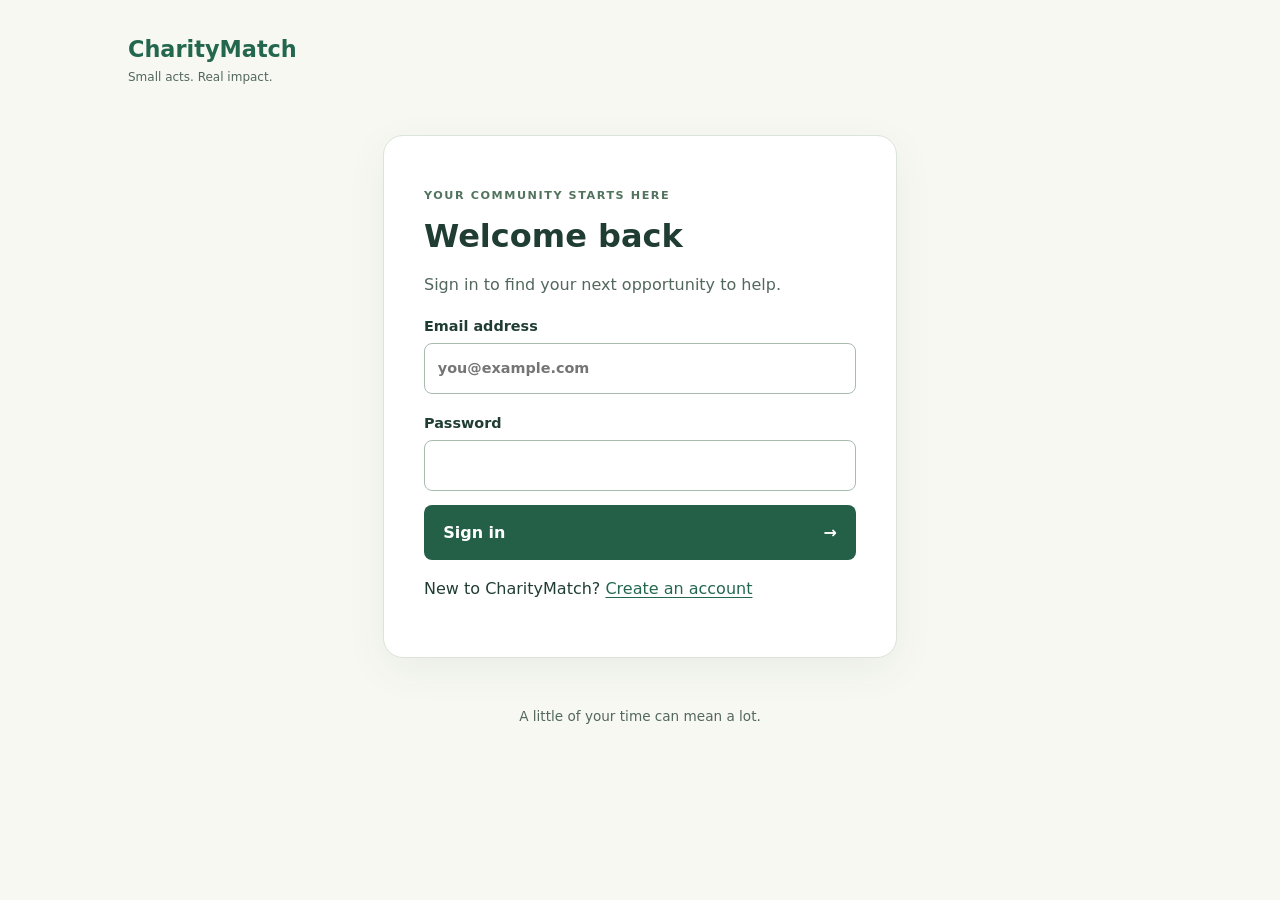
<file: templates/login.html>
<!doctype html>
<html lang="en"><head><meta charset="UTF-8"><meta name="viewport" content="width=device-width, initial-scale=1"><title>Welcome back · CharityMatch</title><link rel="stylesheet" href="/static/css/site.css"><script src="/static/js/auth.js" defer></script></head>
<body class="auth-page"><header><a class="brand" href="/">CharityMatch<span>Small acts. Real impact.</span></a></header><main class="auth-card"><p class="eyebrow">YOUR COMMUNITY STARTS HERE</p><h1>Welcome back</h1><p class="intro">Sign in to find your next opportunity to help.</p><form action="/login" method="post" data-auth="login"><label>Email address<input type="email" name="email" autocomplete="email" maxlength="254" placeholder="you@example.com" required></label><label>Password<input type="password" name="password" autocomplete="current-password"  maxlength="72" required></label><p role="alert" aria-live="polite"></p><button type="submit">Sign in <span aria-hidden="true">→</span></button></form><p>New to CharityMatch? <a href="/signup">Create an account</a></p><noscript>Please enable JavaScript to sign in or create an account.</noscript></main><footer>A little of your time can mean a lot.</footer></body></html>
</file>
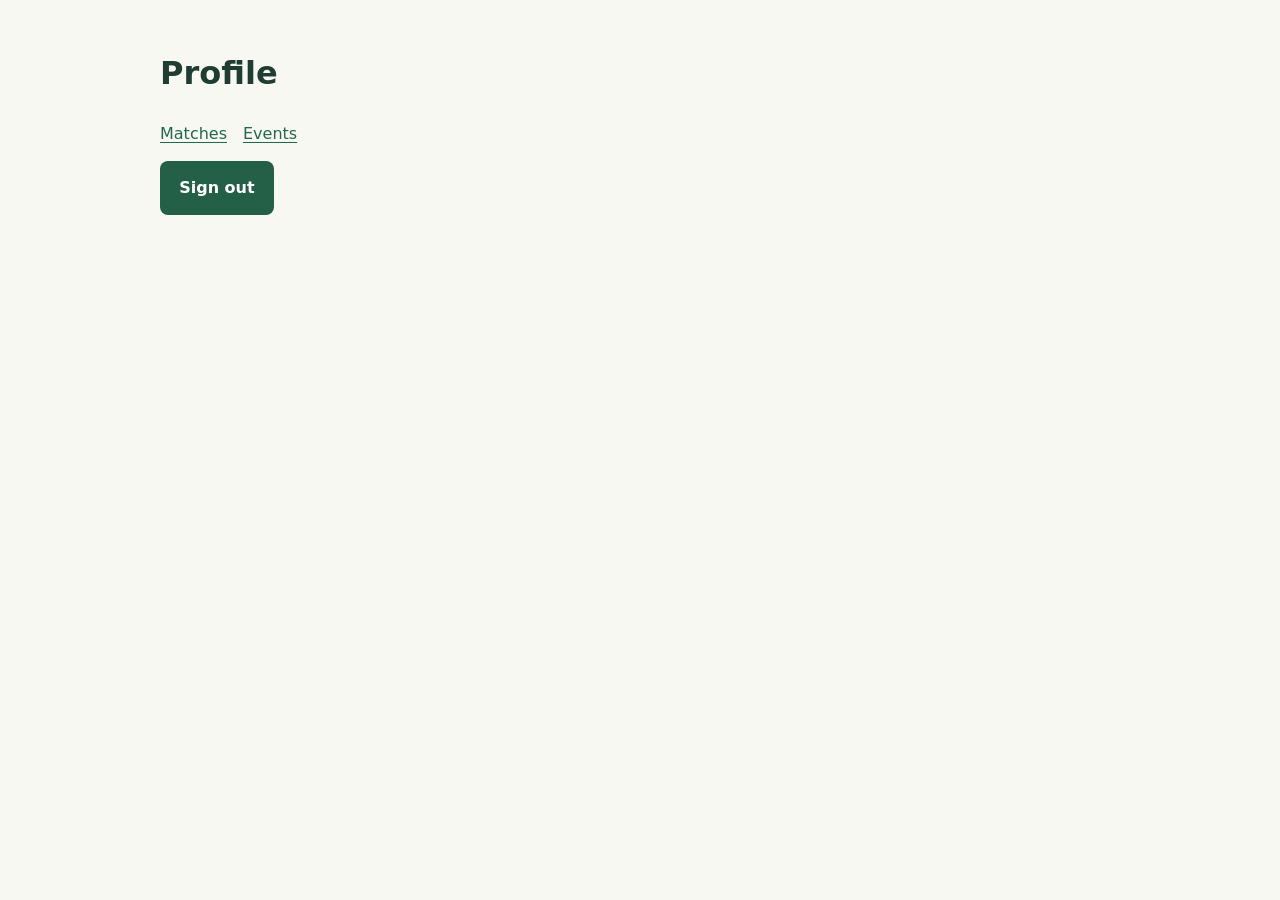
<file: templates/profile.html>
<!doctype html>
<html lang="en">
  <head><meta charset="UTF-8" /><title>Profile</title><link rel="stylesheet" href="/static/css/site.css" /><script src="/static/js/auth.js" defer></script></head>
  <body><h1>Profile</h1><nav><a href="/matches">Matches</a> <a href="/events">Events</a></nav>
  <p role="alert" aria-live="polite"></p><form data-auth="logout" method="post" action="/logout"><button type="submit">Sign out</button></form></body>
</html>
</file>
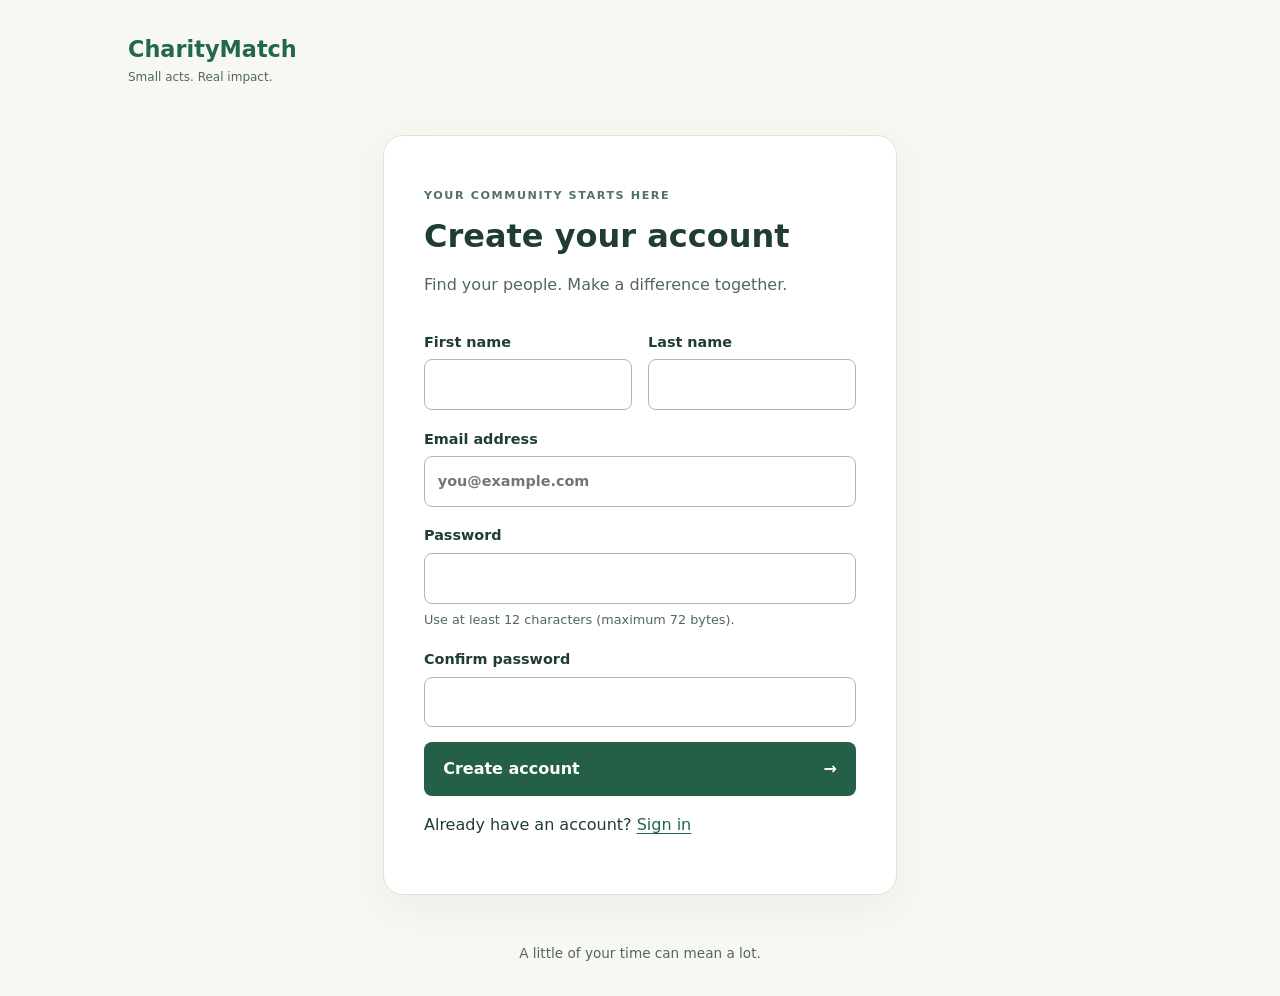
<file: templates/signup.html>
<!doctype html>
<html lang="en"><head><meta charset="UTF-8"><meta name="viewport" content="width=device-width, initial-scale=1"><title>Create your account · CharityMatch</title><link rel="stylesheet" href="/static/css/site.css"><script src="/static/js/auth.js" defer></script></head>
<body class="auth-page"><header><a class="brand" href="/">CharityMatch<span>Small acts. Real impact.</span></a></header><main class="auth-card"><p class="eyebrow">YOUR COMMUNITY STARTS HERE</p><h1>Create your account</h1><p class="intro">Find your people. Make a difference together.</p><form action="/signup" method="post" data-auth="signup"><div class="name-fields"><label>First name<input name="first_name" autocomplete="given-name" maxlength="100" required></label><label>Last name<input name="last_name" autocomplete="family-name" maxlength="100" required></label></div><label>Email address<input type="email" name="email" autocomplete="email" maxlength="254" placeholder="you@example.com" required></label><label>Password<input type="password" name="password" autocomplete="new-password" minlength="12" maxlength="72" required></label><p class="hint">Use at least 12 characters (maximum 72 bytes).</p><label>Confirm password<input type="password" name="confirm_password" autocomplete="new-password" required></label><p role="alert" aria-live="polite"></p><button type="submit">Create account <span aria-hidden="true">→</span></button></form><p>Already have an account? <a href="/login">Sign in</a></p><noscript>Please enable JavaScript to sign in or create an account.</noscript></main><footer>A little of your time can mean a lot.</footer></body></html>
</file>
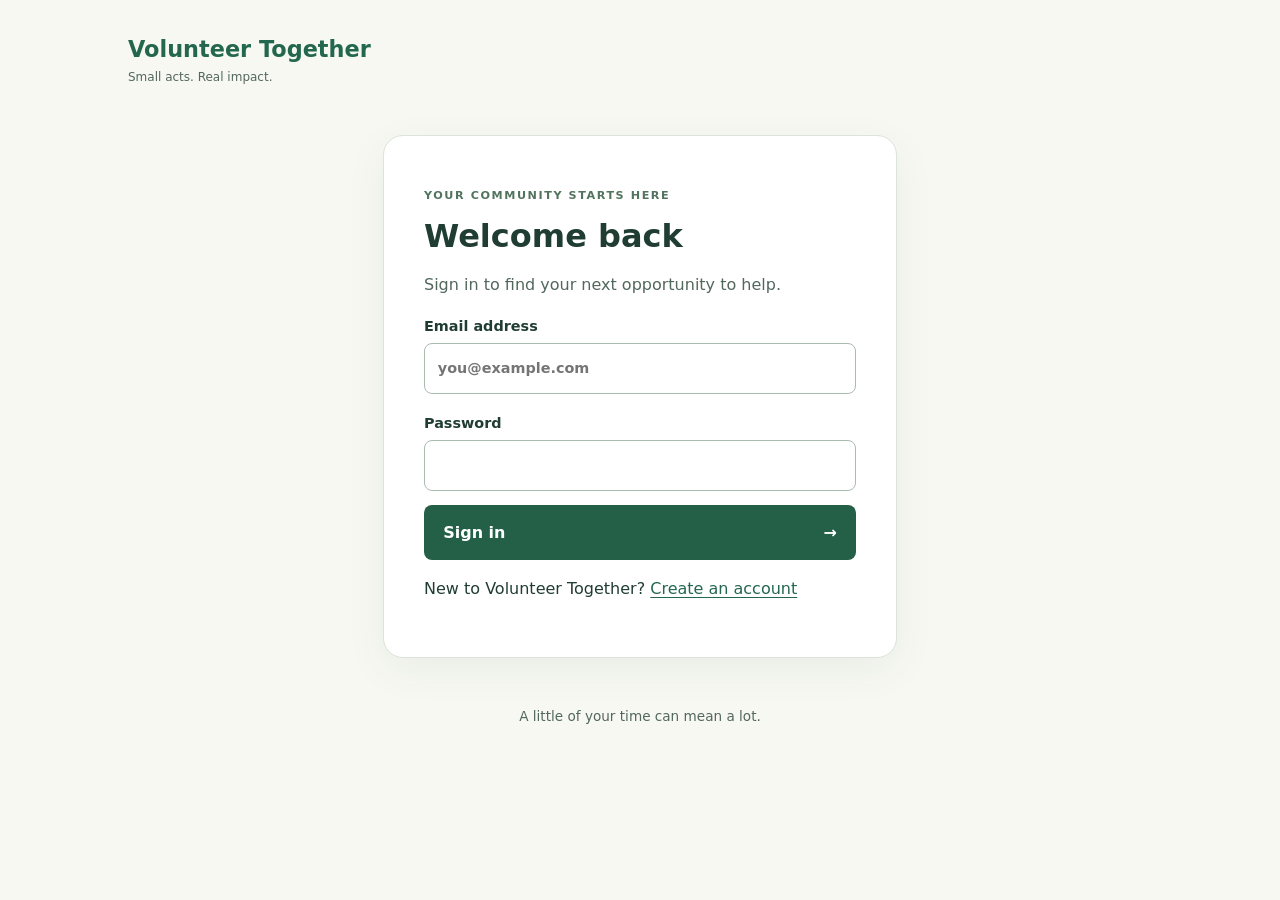
<file: web/templates/login.html>
<!doctype html>
<html lang="en"><head><meta charset="UTF-8"><meta name="viewport" content="width=device-width, initial-scale=1"><title>Welcome back · Volunteer Together</title><link rel="stylesheet" href="/static/css/site.css"><script src="/static/js/auth.js" defer></script></head>
<body class="auth-page"><header><a class="brand" href="/">Volunteer Together<span>Small acts. Real impact.</span></a></header><main class="auth-card"><p class="eyebrow">YOUR COMMUNITY STARTS HERE</p><h1>Welcome back</h1><p class="intro">Sign in to find your next opportunity to help.</p><form action="/login" method="post" data-auth="login"><label>Email address<input type="email" name="email" autocomplete="email" maxlength="254" placeholder="you@example.com" required></label><label>Password<input type="password" name="password" autocomplete="current-password"  maxlength="72" required></label><p role="alert" aria-live="polite"></p><button type="submit">Sign in <span aria-hidden="true">→</span></button></form><p>New to Volunteer Together? <a href="/signup">Create an account</a></p><noscript>Please enable JavaScript to sign in or create an account.</noscript></main><footer>A little of your time can mean a lot.</footer></body></html>
</file>
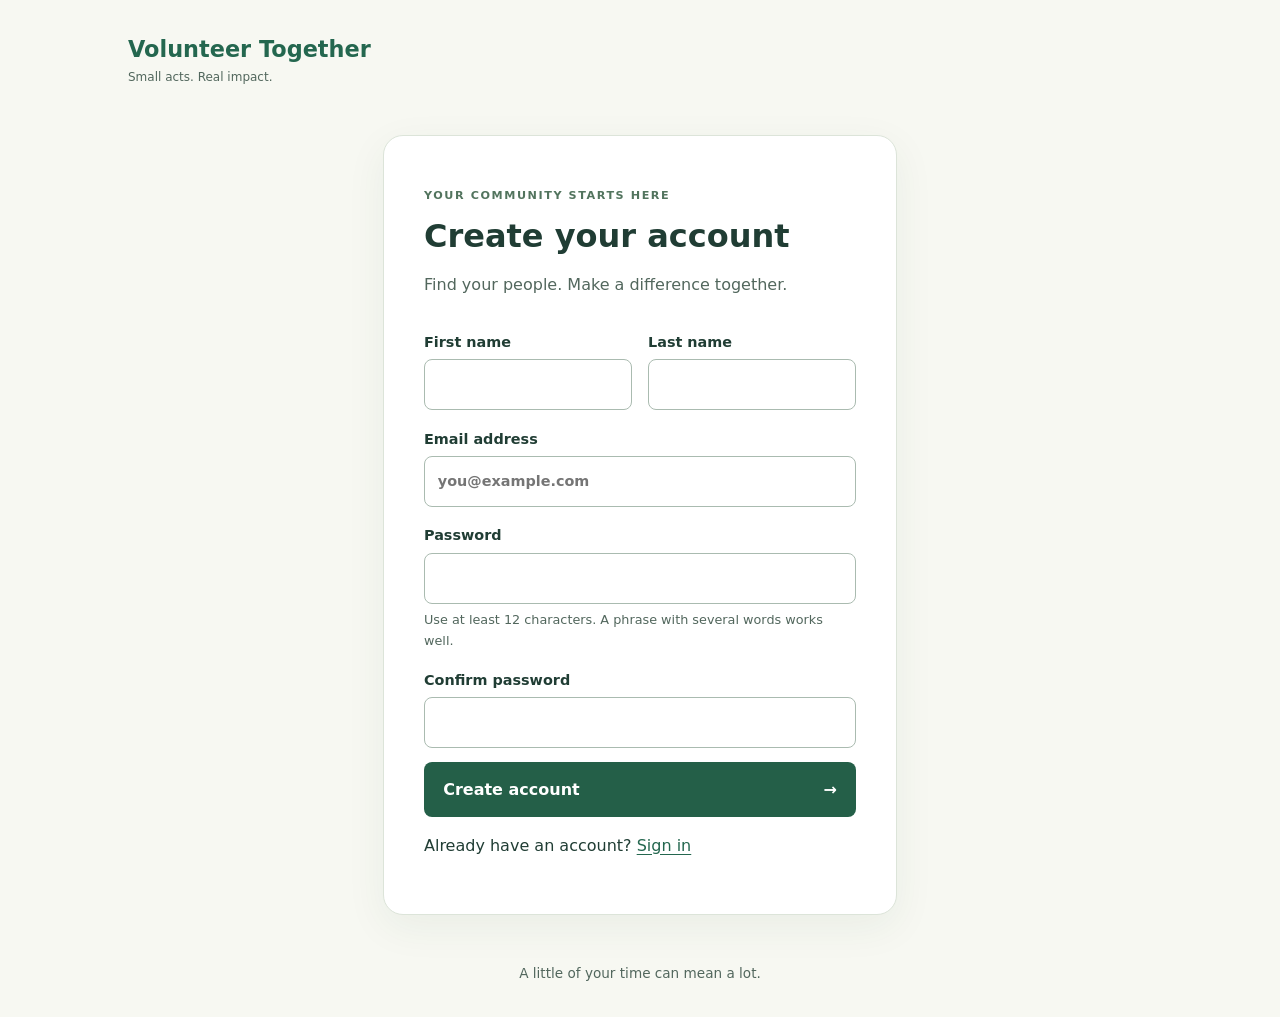
<file: web/templates/signup.html>
<!doctype html>
<html lang="en"><head><meta charset="UTF-8"><meta name="viewport" content="width=device-width, initial-scale=1"><title>Create your account · Volunteer Together</title><link rel="stylesheet" href="/static/css/site.css"><script src="/static/js/auth.js" defer></script></head>
<body class="auth-page"><header><a class="brand" href="/">Volunteer Together<span>Small acts. Real impact.</span></a></header><main class="auth-card"><p class="eyebrow">YOUR COMMUNITY STARTS HERE</p><h1>Create your account</h1><p class="intro">Find your people. Make a difference together.</p><form action="/signup" method="post" data-auth="signup"><div class="name-fields"><label>First name<input name="first_name" autocomplete="given-name" maxlength="100" required></label><label>Last name<input name="last_name" autocomplete="family-name" maxlength="100" required></label></div><label>Email address<input type="email" name="email" autocomplete="email" maxlength="254" placeholder="you@example.com" required></label><label>Password<input type="password" name="password" autocomplete="new-password" minlength="12" maxlength="72" required></label><p class="hint">Use at least 12 characters. A phrase with several words works well.</p><label>Confirm password<input type="password" name="confirm_password" autocomplete="new-password" required></label><p role="alert" aria-live="polite"></p><button type="submit">Create account <span aria-hidden="true">→</span></button></form><p>Already have an account? <a href="/login">Sign in</a></p><noscript>Please enable JavaScript to sign in or create an account.</noscript></main><footer>A little of your time can mean a lot.</footer></body></html>
</file>
<file: static/css/site.css>
body { font-family: system-ui, sans-serif; max-width: 60rem; margin: 3rem auto; padding: 0 1rem; line-height: 1.6; }
nav { display: flex; gap: 1rem; }
:root { color: #203d34; background: #f7f8f2; }
a { color: #24674f; text-underline-offset: 3px; }
.auth-page { max-width: 64rem; margin: 0 auto; }
.auth-page header { padding: 2rem 0; }
.brand { text-decoration: none; font-size: 1.4rem; font-weight: 800; }
.brand span { display: block; font-size: .75rem; font-weight: 400; color: #52675d; }
.auth-card { max-width: 27rem; margin: 1rem auto 3rem; padding: 2.5rem; background: white; border: 1px solid #dce4d9; border-radius: 20px; box-shadow: 0 12px 40px #244e3410; }
.eyebrow { font-size: .7rem; font-weight: 700; letter-spacing: .14em; color: #52745e; }
.auth-card h1 { font-size: 2rem; line-height: 1.2; margin: .75rem 0; }
.intro, .hint { color: #52675d; }
label { display: block; font-size: .9rem; font-weight: 600; margin-top: 1.1rem; }
input { display: block; box-sizing: border-box; width: 100%; font: inherit; padding: .8rem; margin-top: .35rem; border: 1px solid #aabbb0; border-radius: 8px; background: #fff; color: #203d34; }
input:focus-visible, button:focus-visible, a:focus-visible { outline: 3px solid #639e7d; outline-offset: 3px; }
.name-fields { display: flex; gap: 1rem; }
.name-fields label { flex: 1; min-width: 0; }
.hint { font-size: .8rem; margin: .4rem 0; }
button { cursor: pointer; border: 0; border-radius: 8px; padding: .9rem 1.2rem; background: #245f48; color: white; font: inherit; font-weight: 600; }
.auth-card button { width: 100%; display: flex; justify-content: space-between; }
button:disabled { opacity: .6; cursor: wait; }
[role="alert"] { color: #963a25; font-size: .9rem; }
.auth-page footer { text-align: center; color: #52675d; font-size: .85rem; padding-bottom: 2rem; }
@media (max-width: 480px) { .auth-card { padding: 1.5rem; } .name-fields { display: block; } }
</file>
